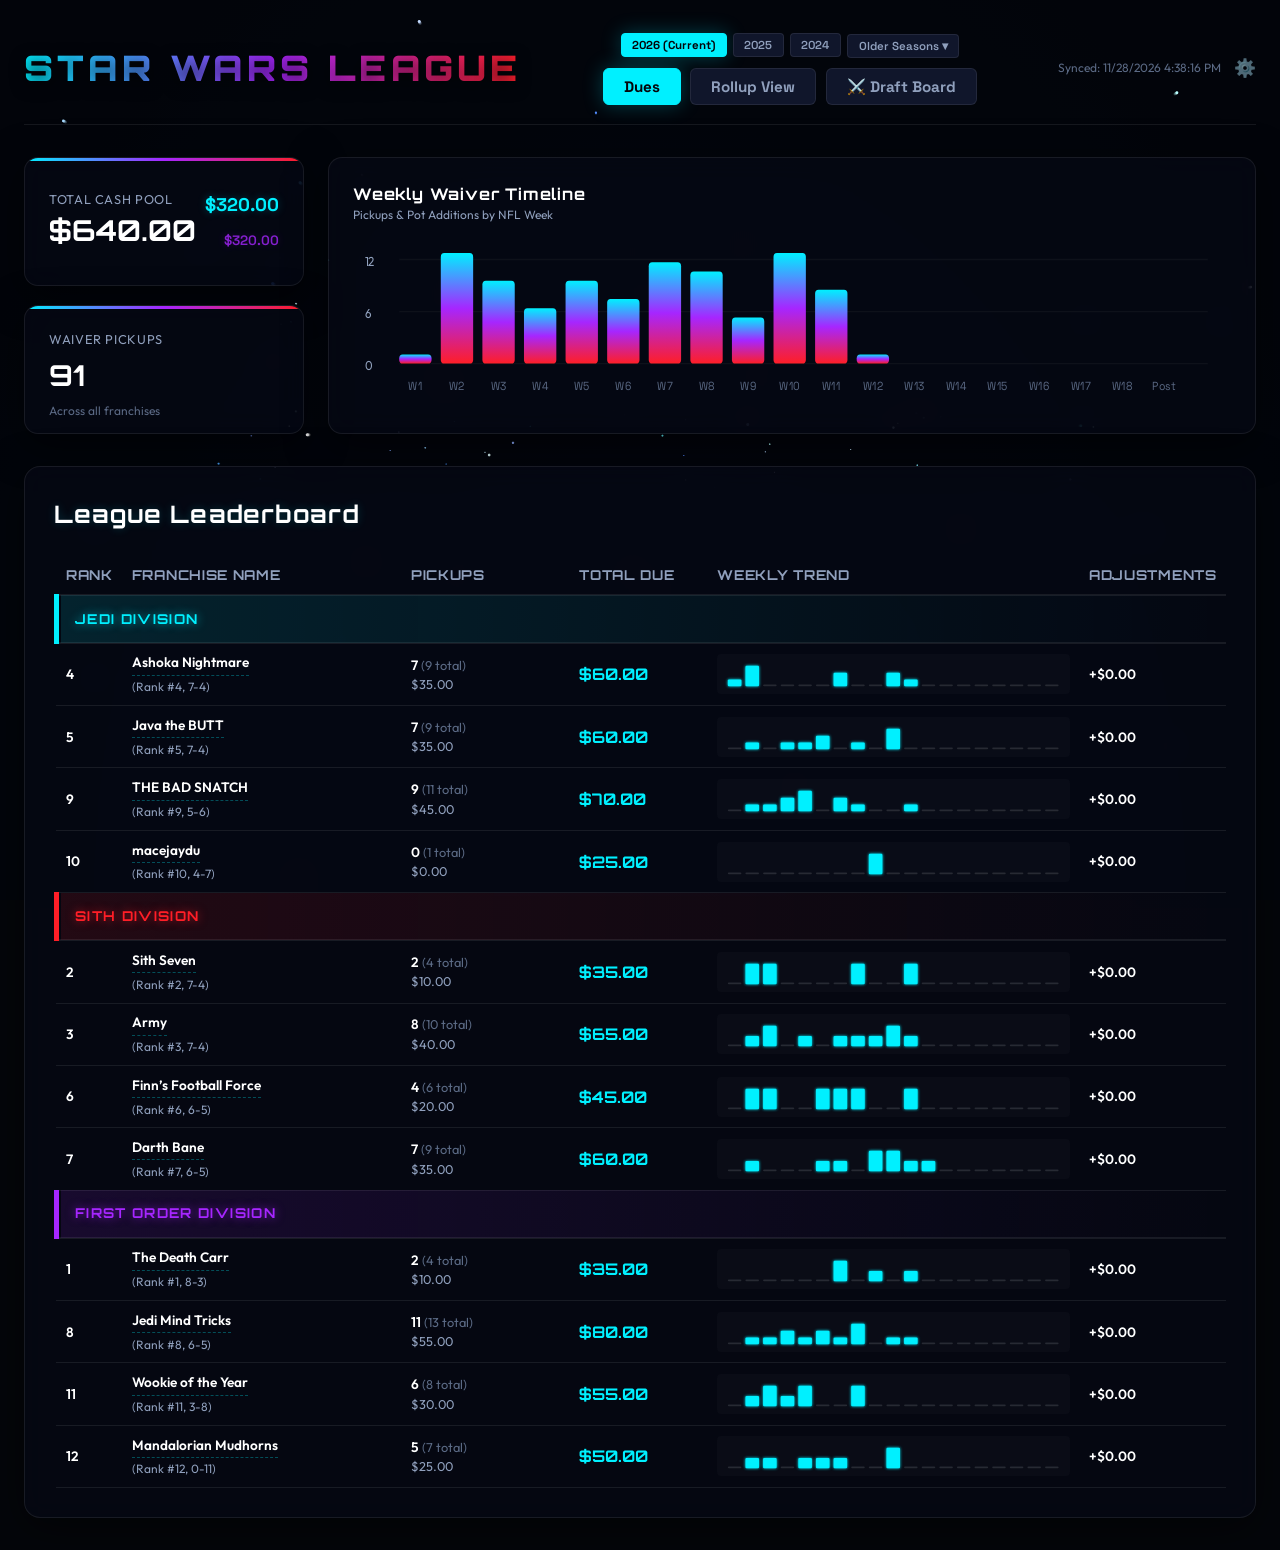
<file: docs/index.html>
<!DOCTYPE html>
<html lang="en">
<head>
  <meta charset="UTF-8">
  <meta name="viewport" content="width=device-width, initial-scale=1.0">
  <title>Star Wars League - Dues & waiver Dashboard</title>
  <link rel="icon" type="image/x-icon" href="https://encrypted-tbn0.gstatic.com/images?q=tbn:ANd9GcQsXueVkLOqLtBuizRSZdgRgbJCkNhbSIdum8kVc6YzvQ&amp;s=10">
  <!-- Galactic Fonts -->
  <link rel="preconnect" href="https://fonts.googleapis.com">
  <link rel="preconnect" href="https://fonts.gstatic.com" crossorigin>
  <link href="https://fonts.googleapis.com/css2?family=Outfit:wght@300;400;600;700&family=Orbitron:wght@400;700;900&family=Space+Grotesk:wght@400;700&display=swap" rel="stylesheet">
  <link rel="stylesheet" href="styles.css?v=20260904_3">
</head>
<body>
  <!-- Twinkling Starfield & Warp Speed Canvas -->
  <canvas id="space-canvas"></canvas>

  <div class="app-container">
    <header class="app-header">
      <div class="logo-area">
        <h1 id="league-title">STAR WARS LEAGUE</h1>
      </div>
      
      <!-- Global Controls Header (obvious at top) -->
      <div class="global-controls-header">
        <div class="year-tabs-row" id="year-selector-container">
          <!-- Years rendered dynamically -->
        </div>
        <div class="view-tabs-row" id="view-selector-container">
          <!-- View modes (Dues / Rollup View) rendered dynamically -->
        </div>
      </div>

      <!-- Minimized settings & sync -->
      <div class="header-right-minimized">
        <span id="sync-time-label">Loading local cache...</span>
        <button id="btn-open-settings" title="Open Settings">⚙️</button>
      </div>
    </header>

    <!-- Top Dashboard: Metrics & Weekly Timeline Chart -->
    <section class="dashboard-top-grid">
      <!-- Left side: Summary numbers -->
      <div class="summary-cards-stack">
        <div class="metric-card" id="metric-pot">
          <div class="metric-info-split">
            <div class="metric-left">
              <span class="metric-label">Total Cash Pool</span>
              <h2 class="metric-value" id="pot-value">$0.00</h2>
            </div>
            <div class="metric-right-payouts" id="payout-pills">
              <!-- Rendered dynamically: champ & runner-up payouts -->
            </div>
          </div>
        </div>
        <div class="metric-card" id="metric-pickups">
          <div class="metric-info">
            <span class="metric-label">Waiver Pickups</span>
            <h2 class="metric-value" id="total-pickups-value">0</h2>
            <span class="metric-sub">Across all franchises</span>
          </div>
        </div>
      </div>

      <!-- Right side: Weekly Timeline Chart -->
      <div class="chart-card">
        <div class="chart-header">
          <h3>Weekly Waiver Timeline</h3>
          <span class="chart-subtitle">Pickups & Pot Additions by NFL Week</span>
        </div>
        <!-- Custom responsive SVG Bar Chart -->
        <div class="svg-chart-container" id="timeline-chart-element">
          <!-- Rendered dynamically via app.js -->
        </div>
      </div>
    </section>

    <!-- Main Panel: Dues Leaderboard -->
    <main class="main-panel">
      <div class="panel-header-row">
        <h2>League Leaderboard</h2>
      </div>

      <!-- Rollup filters row -->
      <div class="rollup-filters-row" id="rollup-filters-container" style="display: none; margin-bottom: 1.25rem; align-items: center; background: rgba(255, 255, 255, 0.02); border: 1px solid var(--border-color); border-radius: 8px; padding: 0.5rem 0.8rem; width: fit-content; flex-wrap: nowrap; overflow-x: auto;">
        <span class="filter-label" style="font-size: 0.85rem; font-weight: 700; color: var(--text-secondary); margin-right: 0.8rem; text-transform: uppercase; letter-spacing: 0.03em; white-space: nowrap;">Filter Rollup:</span>
        <div class="filter-buttons" id="rollup-filter-buttons" style="margin: 0; white-space: nowrap;">
          <!-- Dynamically generated -->
        </div>
        <span class="filter-separator">|</span>
        <div class="rollup-search-box" style="display: flex; align-items: center; gap: 0.5rem; white-space: nowrap;">
          <span style="font-size: 0.85rem; font-weight: 700; color: var(--text-secondary); text-transform: uppercase; letter-spacing: 0.03em;">Search:</span>
          <input type="text" id="rollup-search-input" placeholder="Search rollup..." style="background: rgba(255, 255, 255, 0.05); border: 1px solid var(--border-color); border-radius: 4px; padding: 0.35rem 0.6rem; color: #fff; font-size: 0.85rem; font-family: var(--font-display); width: 180px; outline: none; transition: border-color 0.2s;" />
        </div>
      </div>

      <div class="table-container">
        <table class="dues-table" id="dues-table-element">
          <thead>
            <tr>
              <th>Rank</th>
              <th>Franchise Name</th>
              <th>Pickups</th>
              <th>Total Due</th>
              <th>Weekly Trend</th>
              <th>Adjustments</th>
            </tr>
          </thead>
          <tbody id="dues-tbody">
            <!-- Rendered dynamically -->
          </tbody>
        </table>
      </div>
    </main>
  </div>

  <!-- Detail Modal for Team Audit -->
  <div class="modal" id="audit-modal">
    <div class="modal-overlay" id="modal-overlay"></div>
    <div class="modal-content modal-large">
      <header class="modal-header">
        <div class="modal-title-wrap">
          <span class="logo-badge" id="modal-championships-badge">🏆 0 Championships</span>
          <h3 id="modal-team-title">Team Name</h3>
          <div class="record-badge-row">
            <span class="record-badge" id="modal-team-record-year">2025 Record: 0-0</span>
            <span class="record-badge" id="modal-team-record-alltime">All-Time: 0-0</span>
          </div>
        </div>
        <button class="close-btn" id="btn-close-modal">&times;</button>
      </header>
      <div class="modal-body">
        <!-- Money breakdown summary -->
        <div class="audit-summary-grid">
          <div class="audit-stat">
            <span class="label">Base Buy-In</span>
            <span class="value" id="audit-buy-in">$0.00</span>
          </div>
          <div class="audit-stat">
            <span class="label">Waiver Cost</span>
            <span class="value" id="audit-waiver-cost">$0.00</span>
          </div>
          <div class="audit-stat">
            <span class="label">Global Shared Dues</span>
            <span class="value" id="audit-shared-cost">$0.00</span>
          </div>
          <div class="audit-stat">
            <span class="label">Custom Adjustments</span>
            <span class="value" id="audit-adj-cost">$0.00</span>
          </div>
          <div class="audit-stat highlight-cyan">
            <span class="label">Total Amount Due</span>
            <span class="value" id="audit-total-due">$0.00</span>
          </div>
        </div>

        <!-- Filter Controls & List Header -->
        <div class="audit-list-header">
          <h4>Transaction Audit Log</h4>
          <div class="filter-controls">
            <span class="filter-label">Filter:</span>
            <div class="filter-buttons" id="audit-filter-buttons">
              <!-- Chunk 1: All-Time Rollup -->
              <button class="filter-chip active" data-filter="all">All</button>
              
              <span class="filter-separator">|</span>
              
              <!-- Chunk 2: Action Groupings -->
              <button class="filter-chip" data-filter="Additions">Additions</button>
              <button class="filter-chip" data-filter="Drops">Drops</button>
              <button class="filter-chip" data-filter="Imports">Imports</button>
              
              <span class="filter-separator">|</span>
              
              <!-- Chunk 3: Individual Specific Transactions -->
              <button class="filter-chip" data-filter="Claims">Claims</button>
              <button class="filter-chip" data-filter="Adds">Adds</button>
              <button class="filter-chip" data-filter="Trades">Trades</button>
            </div>
          </div>
        </div>

        <div class="audit-table-container">
          <table class="audit-table">
            <thead>
              <tr>
                <th>#</th>
                <th>NFL Week</th>
                <th>Timestamp</th>
                <th style="text-align: left; width: 120px;">Action</th>
                <th>Player Details</th>
                <th>Cost</th>
              </tr>
            </thead>
            <tbody id="audit-tbody">
              <!-- Rendered dynamically -->
            </tbody>
          </table>
        </div>
      </div>
    </div>
  </div>

  <!-- Settings Overlay Modal -->
  <div class="modal" id="settings-modal">
    <div class="modal-overlay" id="settings-modal-overlay"></div>
    <div class="modal-content">
      <header class="modal-header">
        <div>
          <h3>League Settings & Adjustments</h3>
          <p class="modal-subtitle">Configure parameters and shared dues</p>
        </div>
        <button class="close-btn" id="btn-close-settings">&times;</button>
      </header>
      <div class="modal-body">
        <div class="settings-sections">
          <!-- Parameters -->
          <div class="settings-group">
            <h4>Fee Parameters</h4>
            <div class="form-row">
              <div class="form-group flex-1">
                <label for="input-buyin">Buy-In Fee ($)</label>
                <input type="number" id="input-buyin" value="25" min="0" step="1">
              </div>
              <div class="form-group flex-1">
                <label for="input-pickup-cost">Cost per Pickup ($)</label>
                <input type="number" id="input-pickup-cost" value="5" min="0" step="0.5">
              </div>
              <div class="form-group flex-1">
                <label for="input-free-pickups">Free Pickups</label>
                <input type="number" id="input-free-pickups" value="2" min="0" step="1">
              </div>
            </div>
            <div class="form-row">
              <div class="form-group flex-1">
                <label for="input-first-split">Winner Payout (%)</label>
                <input type="number" id="input-first-split" value="60" min="0" max="100" step="5">
              </div>
              <div class="form-group flex-1">
                <label for="input-second-split">Runner-up Payout (%)</label>
                <input type="number" id="input-second-split" value="40" min="0" max="100" step="5">
              </div>
            </div>
            <div class="form-row">
              <div class="form-group flex-1">
                <label id="label-draft-board-season" for="input-draft-board-url">ClickyDraft Board URL</label>
                <div style="display: flex; gap: 0.5rem; width: 100%;">
                  <input type="text" id="input-draft-board-url" placeholder="https://clickydraft.com/draftapp/board/..." style="flex: 1; box-sizing: border-box; background: rgba(255,255,255,0.05); border: 1px solid var(--border-color); border-radius: 4px; padding: 0.45rem 0.6rem; color: #fff; font-size: 0.85rem; outline: none; font-family: var(--font-display);">
                  <button class="btn btn-secondary" id="btn-open-clicky-importer" style="font-size: 0.8rem; padding: 0.45rem 0.8rem; white-space: nowrap;">Import All Boards</button>
                </div>
              </div>
            </div>
          </div>

          <!-- Shared Costs -->
          <div class="settings-group">
            <h4>Global Shared Dues (Split Equally)</h4>
            <ul class="dues-list" id="global-dues-list">
              <!-- Rendered dynamically -->
            </ul>
            <div class="add-item-row">
              <input type="text" id="input-global-desc" placeholder="Trophy, Food, etc.">
              <input type="number" id="input-global-amount" placeholder="Amount ($)" min="0" step="1">
              <button class="btn btn-secondary" id="btn-add-global">Add</button>
            </div>
          </div>

          <!-- Adjustments & Historical Records -->
          <div class="settings-group">
            <h4>Team Overrides & Historical Records</h4>
            <div class="form-group">
              <label for="select-adj-team">Select Franchise</label>
              <select id="select-adj-team">
                <!-- Rendered dynamically -->
              </select>
            </div>
            
            <div class="tabs-subnav">
              <button class="sub-tab-btn active" id="sub-tab-adjust">Adjustments</button>
              <button class="sub-tab-btn" id="sub-tab-stats">All-Time Stats</button>
            </div>

            <!-- Tab 1: Financial Adjustments -->
            <div class="sub-tab-content active" id="sub-panel-adjust">
              <div class="add-item-row">
                <input type="text" id="input-adj-desc" placeholder="e.g. Injured Player Credit">
                <input type="number" id="input-adj-amount" placeholder="Amount ($)" step="1">
                <button class="btn btn-secondary" id="btn-add-adj">Apply</button>
              </div>
              <ul class="dues-list list-small" id="team-adjustments-list">
                <!-- Rendered dynamically -->
              </ul>
            </div>

            <!-- Tab 2: Historical Stats -->
            <div class="sub-tab-content" id="sub-panel-stats">
              <div class="form-row">
                <div class="form-group flex-1">
                  <label for="input-stats-champs">Championships</label>
                  <input type="number" id="input-stats-champs" min="0" step="1">
                </div>
                <div class="form-group flex-1">
                  <label for="input-stats-wins">Wins</label>
                  <input type="number" id="input-stats-wins" min="0" step="1">
                </div>
                <div class="form-group flex-1">
                  <label for="input-stats-losses">Losses</label>
                  <input type="number" id="input-stats-losses" min="0" step="1">
                </div>
              </div>
              <div style="text-align: right; margin-top: 0.5rem;">
                <button class="btn btn-secondary" id="btn-save-stats">Save Stats</button>
              </div>
            </div>
          </div>
        </div>

        <div class="admin-actions">
          <button class="btn btn-primary" id="btn-recalculate">Recalculate All</button>
          <button class="btn btn-success" id="btn-export-config">Export config.json</button>
          <button class="btn btn-info" id="btn-export-draftboards" style="background: var(--accent-purple); border-color: rgba(166, 38, 255, 0.5); color: #fff;">Export draftboards.json</button>
        </div>
      </div>
    </div>
  </div>

  <!-- ClickyDraft Importer Modal -->
  <div class="modal" id="clicky-importer-modal" style="z-index: 1100;">
    <div class="modal-overlay" id="clicky-importer-overlay"></div>
    <div class="modal-content" style="max-width: 500px;">
      <header class="modal-header">
        <div>
          <h3>Import ClickyDraft Boards</h3>
          <p class="modal-subtitle">Auto-discover your league's historical boards</p>
        </div>
        <button class="close-btn" id="btn-close-clicky-importer">&times;</button>
      </header>
      <div class="modal-body" style="display: flex; flex-direction: column; gap: 1rem;">
        <ol style="margin: 0; padding-left: 1.25rem; font-size: 0.85rem; line-height: 1.45; color: var(--text-secondary);">
          <li>Open <a href="https://clickydraft.com/draftapp/dashboard/leagues?lg=NFL" target="_blank" style="color: var(--accent-cyan); text-decoration: underline;">ClickyDraft Leagues Dashboard</a>.</li>
          <li>Right-click anywhere on the page and select <strong>"View Page Source"</strong> (or press <code>Cmd+Option+U</code> / <code>Ctrl+U</code>).</li>
          <li>Select all text (<code>Cmd+A</code> / <code>Ctrl+A</code>) and copy it.</li>
          <li>Paste the raw HTML source code in the box below:</li>
        </ol>
        <textarea id="clicky-html-input" placeholder="Paste raw page source here..." style="width: 100%; height: 150px; background: rgba(0,0,0,0.2); border: 1px solid var(--border-color); border-radius: 6px; padding: 0.5rem; color: #fff; font-family: monospace; font-size: 0.75rem; outline: none; resize: vertical; box-sizing: border-box;"></textarea>
        <div style="display: flex; justify-content: flex-end; gap: 0.5rem;">
          <button class="btn btn-secondary" id="btn-cancel-clicky-import" style="padding: 0.5rem 1rem;">Cancel</button>
          <button class="btn btn-primary" id="btn-run-clicky-import" style="padding: 0.5rem 1rem;">Scan & Import</button>
        </div>
        <div id="clicky-import-status" style="font-size: 0.85rem; padding: 0.5rem; border-radius: 4px; display: none;"></div>
      </div>
    </div>
  </div>

  <script src="app.js?v=20260904_3"></script>
</body>
</html>
</file>
<file: docs/styles.css>
/* General Reset & Variable Definitions */
:root {
  --bg-primary: #04060a;
  --bg-secondary: #0a0e1a;
  --bg-tertiary: #10162b;
  --bg-glass: rgba(6, 9, 20, 0.75);
  --bg-glass-hover: rgba(14, 20, 40, 0.85);
  
  --border-color: rgba(255, 255, 255, 0.08);
  --border-color-glow: rgba(0, 240, 255, 0.35);
  
  --text-primary: #f1f4fb;
  --text-secondary: #90a0bd;
  --text-muted: #5b6a85;
  
  /* Galactic/Star Wars Palettes */
  --accent-cyan: #00f0ff;       /* Lightsaber Blue */
  --accent-green: #00ff66;      /* Lightsaber Green */
  --accent-coral: #ff1e27;      /* Lightsaber Red */
  --accent-purple: #a626ff;     /* Lightsaber Purple */
  --accent-yellow: #ffe300;     /* Star Wars Title Yellow */
  
  --font-display: 'Orbitron', sans-serif;
  --font-body: 'Outfit', sans-serif;
  --font-code: 'Space Grotesk', sans-serif;
  
  --shadow-main: 0 10px 40px 0 rgba(0, 0, 0, 0.5);
  --shadow-glow: 0 0 20px rgba(0, 240, 255, 0.25);
  --shadow-glow-yellow: 0 0 20px rgba(255, 227, 0, 0.35);
}

* {
  box-sizing: border-box;
  margin: 0;
  padding: 0;
}

body {
  background-color: var(--bg-primary);
  color: var(--text-primary);
  font-family: var(--font-body);
  overflow-x: hidden;
  min-height: 100vh;
  position: relative;
  line-height: 1.5;
}

/* Background Space Canvas */
#space-canvas {
  position: fixed;
  top: 0;
  left: 0;
  width: 100vw;
  height: 100vh;
  z-index: -5;
  background: radial-gradient(ellipse at bottom, #0d122b 0%, #030509 100%);
}

/* Layout Framework */
.app-container {
  max-width: 1280px;
  margin: 0 auto;
  padding: 2rem 1.5rem;
}

/* Header Section */
.app-header {
  display: flex;
  justify-content: space-between;
  align-items: center;
  margin-bottom: 2rem;
  border-bottom: 1px solid var(--border-color);
  padding-bottom: 1.2rem;
}

.logo-area {
  display: flex;
  flex-direction: row;
  align-items: center;
  gap: 0.8rem;
  white-space: nowrap;
}

.logo-area h1 {
  font-family: var(--font-display);
  font-size: 2.2rem;
  font-weight: 900;
  letter-spacing: 0.12em;
  background: linear-gradient(90deg, var(--accent-cyan) 0%, var(--accent-purple) 50%, var(--accent-coral) 100%);
  -webkit-background-clip: text;
  -webkit-text-fill-color: transparent;
  margin: 0;
  text-shadow: 0 4px 15px rgba(0, 0, 0, 0.6);
}

.logo-badge {
  font-family: var(--font-display);
  font-size: 0.7rem;
  font-weight: 700;
  letter-spacing: 0.15em;
  color: var(--accent-yellow);
  border: 1px solid var(--accent-yellow);
  padding: 0.2rem 0.5rem;
  border-radius: 4px;
  background: rgba(255, 227, 0, 0.05);
  box-shadow: var(--shadow-glow-yellow);
  display: inline-block;
}

.app-header .subtitle {
  color: var(--text-secondary);
  font-size: 0.95rem;
  font-weight: 300;
  letter-spacing: 0.05em;
}

.header-right {
  display: flex;
  align-items: center;
  gap: 1rem;
}

.sync-info {
  display: flex;
  align-items: center;
  gap: 0.5rem;
  background: var(--bg-tertiary);
  padding: 0.5rem 0.8rem;
  border-radius: 6px;
  border: 1px solid var(--border-color);
  font-size: 0.8rem;
  color: var(--text-secondary);
}

.pulse-dot {
  width: 7px;
  height: 7px;
  background-color: var(--accent-emerald);
  border-radius: 50%;
  animation: pulse 1.8s infinite;
}

@keyframes pulse {
  0% { transform: scale(0.95); opacity: 0.5; }
  50% { transform: scale(1.15); opacity: 1; box-shadow: 0 0 8px var(--accent-emerald); }
  100% { transform: scale(0.95); opacity: 0.5; }
}

/* Dashboard Top Grid */
.dashboard-top-grid {
  display: grid;
  grid-template-columns: 280px 1fr;
  gap: 1.5rem;
  margin-bottom: 2rem;
}

.summary-cards-stack {
  display: flex;
  flex-direction: column;
  gap: 1.2rem;
}

/* Glass Cards */
.metric-card, .chart-card, .admin-card {
  position: relative;
  background: var(--bg-glass);
  border: 1px solid var(--border-color);
  border-radius: 14px;
  box-shadow: var(--shadow-main);
  backdrop-filter: blur(12px);
  overflow: hidden;
}

.metric-card {
  padding: 1.5rem;
  flex: 1;
}

.metric-card::before {
  content: '';
  position: absolute;
  top: 0;
  left: 0;
  width: 100%;
  height: 3px;
  background: linear-gradient(90deg, var(--accent-cyan) 0%, var(--accent-purple) 50%, var(--accent-coral) 100%);
}

.metric-info {
  display: flex;
  flex-direction: column;
  gap: 0.3rem;
}

.metric-label {
  font-size: 0.8rem;
  color: var(--text-secondary);
  text-transform: uppercase;
  letter-spacing: 0.05em;
}

.metric-value {
  font-family: var(--font-display);
  font-size: 1.8rem;
  font-weight: 700;
  color: #fff;
}

.metric-sub {
  font-size: 0.75rem;
  color: var(--text-muted);
}

/* Chart Card & SVG Bars */
.chart-card {
  padding: 1.5rem;
  display: flex;
  flex-direction: column;
}

.chart-header h3 {
  font-family: var(--font-display);
  font-size: 1rem;
  color: #fff;
  letter-spacing: 0.05em;
}

.chart-subtitle {
  font-size: 0.75rem;
  color: var(--text-secondary);
  margin-bottom: 1rem;
  display: block;
}

.svg-chart-container {
  flex: 1;
  width: 100%;
  min-height: 140px;
  display: flex;
  align-items: flex-end;
}

/* SVG Chart Elements */
.chart-bar-rect {
  fill: url(#barGradient);
  rx: 3px;
  transition: fill 0.2s ease, filter 0.2s ease;
}

.chart-bar-rect:hover {
  fill: var(--accent-cyan);
  filter: drop-shadow(0 0 6px var(--accent-cyan));
}

.chart-grid-line {
  stroke: rgba(255, 255, 255, 0.04);
  stroke-width: 1;
}

.chart-text {
  font-family: var(--font-body);
  fill: var(--text-secondary);
  font-size: 10px;
}

.chart-text-week {
  font-family: var(--font-code);
  fill: var(--text-muted);
  font-size: 9px;
  text-anchor: middle;
}

/* Tooltip on SVG Chart */
.chart-tooltip {
  background: var(--bg-tertiary);
  border: 1px solid var(--accent-cyan);
  padding: 0.5rem 0.8rem;
  border-radius: 4px;
  font-size: 0.75rem;
  color: #fff;
  pointer-events: none;
  position: absolute;
  z-index: 10;
  display: none;
  box-shadow: var(--shadow-glow);
  white-space: pre-line;
  line-height: 1.4;
}

/* Main Panel Layout (League Dues) */
.main-panel {
  background: var(--bg-glass);
  border: 1px solid var(--border-color);
  border-radius: 16px;
  padding: 1.8rem;
  box-shadow: var(--shadow-main);
  backdrop-filter: blur(12px);
}

.panel-header-row {
  display: flex;
  justify-content: space-between;
  align-items: center;
  margin-bottom: 1.5rem;
}

.panel-header-row h2 {
  font-family: var(--font-display);
  font-size: 1.5rem;
  color: #fff;
  letter-spacing: 0.05em;
  text-shadow: 0 0 10px rgba(0, 240, 255, 0.2);
}

/* Year Tabs Selection */
.year-tabs {
  display: flex;
  gap: 0.6rem;
  align-items: center;
  white-space: nowrap;
  flex-wrap: nowrap !important;
  overflow-x: auto;
  -webkit-overflow-scrolling: touch;
}

.year-tab-btn {
  font-family: var(--font-code);
  font-size: 0.85rem;
  font-weight: 600;
  color: var(--text-secondary);
  background: var(--bg-tertiary);
  border: 1px solid var(--border-color);
  padding: 0.45rem 1rem;
  border-radius: 6px;
  cursor: pointer;
  transition: all 0.2s ease;
}

.year-tab-btn:hover {
  background: rgba(255, 255, 255, 0.05);
  color: #fff;
  border-color: rgba(255, 255, 255, 0.15);
}

.year-tab-btn.active {
  color: var(--bg-primary);
  background: var(--accent-cyan);
  border-color: var(--accent-cyan);
  box-shadow: var(--shadow-glow);
  font-weight: 700;
}

/* Year Dropdown Tab */
.year-dropdown-wrap {
  position: relative;
  display: inline-block;
}

.year-dropdown-menu {
  display: none;
  position: absolute;
  right: 0;
  top: 105%;
  background: var(--bg-tertiary);
  border: 1px solid var(--border-color);
  border-radius: 8px;
  min-width: 140px;
  box-shadow: var(--shadow-main);
  z-index: 20;
  max-height: 200px;
  overflow-y: auto;
  white-space: normal; /* override inherited nowrap */
}

.year-dropdown-wrap.active .year-dropdown-menu {
  display: block;
}

.year-dropdown-item {
  display: block;
  font-family: var(--font-code);
  font-size: 0.85rem;
  color: var(--text-secondary);
  padding: 0.6rem 1rem;
  width: 100%;
  text-align: left;
  border: none;
  background: transparent;
  cursor: pointer;
  transition: background 0.2s ease, color 0.2s ease;
}

.year-dropdown-item:hover {
  background: rgba(0, 240, 255, 0.1);
  color: #fff;
}

.year-dropdown-item.active {
  color: var(--accent-cyan);
  font-weight: 700;
}

/* Dues Table Compact Styling */
.table-container {
  width: 100%;
  overflow-x: auto;
}

table {
  width: 100%;
  border-collapse: collapse;
  text-align: left;
  font-size: 0.9rem;
}

th {
  font-family: var(--font-display);
  font-weight: 700;
  text-transform: uppercase;
  font-size: 0.75rem;
  color: var(--text-secondary);
  padding: 0.8rem 1rem;
  border-bottom: 2px solid var(--border-color);
  letter-spacing: 0.05em;
}

td {
  padding: 0.65rem 1rem; /* Compact row spacing */
  border-bottom: 1px solid var(--border-color);
  vertical-align: middle;
}

/* Clickable Team Name Link */
.team-name-link {
  font-weight: 600;
  color: #fff;
  cursor: pointer;
  border-bottom: 1px dashed rgba(0, 240, 255, 0.3);
  padding-bottom: 2px;
  transition: all 0.2s ease;
  display: inline-block;
}

.team-name-link:hover {
  color: var(--accent-cyan);
  border-color: var(--accent-cyan);
  text-shadow: 0 0 8px rgba(0, 240, 255, 0.4);
}

.val-bold {
  font-weight: 600;
  color: #fff;
}

.val-due {
  font-family: var(--font-display);
  font-weight: 700;
  font-size: 1rem;
  color: var(--accent-cyan);
}

.val-adjust-neg {
  color: var(--accent-emerald);
}

.val-adjust-pos {
  color: var(--accent-coral);
}

/* Micro Sparkline Graphics */
.sparkline-svg {
  width: 100%;
  max-width: 520px;
  height: 40px;
  background: rgba(255, 255, 255, 0.02);
  border-radius: 4px;
  padding: 2px 0;
  display: block;
}

.sparkline-path {
  fill: none;
  stroke: var(--accent-cyan);
  stroke-width: 1.5;
  stroke-linecap: round;
  stroke-linejoin: round;
}

.sparkline-dot {
  fill: var(--accent-purple);
  stroke: #fff;
  stroke-width: 0.5;
}

/* Buttons Controls */
.btn {
  font-family: var(--font-display);
  font-size: 0.8rem;
  font-weight: 700;
  padding: 0.5rem 1rem;
  border-radius: 6px;
  border: none;
  cursor: pointer;
  letter-spacing: 0.05em;
  transition: all 0.2s ease;
  text-transform: uppercase;
}

.btn-primary {
  background: var(--accent-cyan);
  color: var(--bg-primary);
}

.btn-primary:hover {
  background: #00d6e4;
  box-shadow: var(--shadow-glow);
}

.btn-secondary {
  background: var(--bg-tertiary);
  border: 1px solid var(--border-color);
  color: var(--text-primary);
}

.btn-secondary:hover {
  background: rgba(255, 255, 255, 0.05);
  border-color: rgba(255, 255, 255, 0.15);
}

.btn-success {
  background: var(--accent-emerald);
  color: var(--bg-primary);
}

.btn-success:hover {
  background: #00c853;
  box-shadow: 0 0 10px rgba(0, 230, 118, 0.3);
}

.btn-settings-icon {
  font-size: 0.85rem;
  padding: 0.5rem 0.8rem;
}

/* Modals Overlay Base */
.modal {
  position: fixed;
  top: 0;
  left: 0;
  width: 100vw;
  height: 100vh;
  display: none;
  align-items: center;
  justify-content: center;
  z-index: 100;
}

.modal.active {
  display: flex;
}

.modal-overlay {
  position: absolute;
  width: 100%;
  height: 100%;
  background: rgba(2, 3, 5, 0.85);
  backdrop-filter: blur(10px);
}

.modal-content {
  position: relative;
  background: var(--bg-tertiary);
  border: 1px solid var(--border-color);
  border-radius: 16px;
  width: 90%;
  max-width: 600px;
  max-height: 85vh;
  overflow-y: auto;
  box-shadow: 0 25px 50px -12px rgba(0, 0, 0, 0.8);
  z-index: 101;
  animation: modalScaleUp 0.25s cubic-bezier(0.34, 1.56, 0.64, 1);
}

.modal-content.modal-large {
  max-width: 900px;
}

@keyframes modalScaleUp {
  from { transform: scale(0.96); opacity: 0; }
  to { transform: scale(1); opacity: 1; }
}

.modal-header {
  display: flex;
  justify-content: space-between;
  align-items: flex-start;
  padding: 1.5rem 1.8rem;
  border-bottom: 1px solid var(--border-color);
}

.modal-title-wrap h3 {
  font-family: var(--font-display);
  font-size: 1.4rem;
  color: #fff;
  margin-top: 0.4rem;
}

.record-badge-row {
  display: flex;
  gap: 0.5rem;
  margin-top: 0.4rem;
}

.record-badge {
  font-family: var(--font-code);
  font-size: 0.75rem;
  background: rgba(255, 255, 255, 0.05);
  border: 1px solid var(--border-color);
  padding: 0.15rem 0.5rem;
  border-radius: 4px;
  color: var(--text-secondary);
}

.close-btn {
  background: transparent;
  border: none;
  color: var(--text-secondary);
  font-size: 1.8rem;
  cursor: pointer;
  transition: color 0.2s ease;
  line-height: 1;
}

.close-btn:hover {
  color: #fff;
}

.modal-body {
  padding: 1.8rem;
}

/* Modal Internal Audit Stats Grid */
.audit-summary-grid {
  display: grid;
  grid-template-columns: repeat(auto-fit, minmax(130px, 1fr));
  gap: 0.8rem;
  margin-bottom: 1.8rem;
}

.audit-stat {
  background: var(--bg-secondary);
  border: 1px solid var(--border-color);
  border-radius: 8px;
  padding: 0.8rem 1rem;
  display: flex;
  flex-direction: column;
}

.audit-stat .label {
  font-size: 0.75rem;
  color: var(--text-secondary);
  margin-bottom: 0.15rem;
}

.audit-stat .value {
  font-family: var(--font-code);
  font-size: 1.15rem;
  font-weight: 700;
  color: #fff;
}

.audit-stat.highlight-cyan {
  border-color: var(--accent-cyan);
  box-shadow: var(--shadow-glow);
}

.audit-stat.highlight-cyan .value {
  color: var(--accent-cyan);
  font-family: var(--font-display);
}

.audit-list-header {
  display: flex;
  justify-content: space-between;
  align-items: center;
  margin-bottom: 1rem;
}

.audit-list-header h4 {
  font-family: var(--font-display);
  font-size: 1rem;
  color: #fff;
}

/* Audit Filter Chips */
.filter-controls {
  display: flex;
  align-items: center;
  gap: 0.5rem;
}

.filter-label {
  font-size: 0.75rem;
  color: var(--text-secondary);
}

.filter-buttons {
  display: flex;
  gap: 0.3rem;
}

.filter-chip {
  font-size: 0.7rem;
  font-weight: 600;
  color: var(--text-secondary);
  background: var(--bg-secondary);
  border: 1px solid var(--border-color);
  padding: 0.25rem 0.55rem;
  border-radius: 4px;
  cursor: pointer;
  transition: all 0.2s ease;
}

.filter-chip:hover {
  background: rgba(255, 255, 255, 0.05);
  color: #fff;
}

.filter-chip.active {
  background: var(--accent-purple);
  color: #fff;
  border-color: var(--accent-purple);
}

/* Audit Table & Alternating Week Colors */
.audit-table-container {
  max-height: 320px;
  overflow-y: auto;
  border: 1px solid var(--border-color);
  border-radius: 8px;
}

.audit-table th {
  position: sticky;
  top: 0;
  background: var(--bg-secondary);
  z-index: 5;
}

.audit-table td {
  padding: 0.6rem 0.8rem;
  font-size: 0.85rem;
}

/* Alternating week backgrounds */
.week-bg-even {
  background-color: rgba(255, 255, 255, 0.01);
}

.week-bg-odd {
  background-color: rgba(157, 78, 221, 0.03); /* Translucent Windu Purple */
  border-left: 2px solid var(--accent-purple);
}

.audit-charge-free {
  color: var(--accent-emerald);
  font-weight: 600;
}

/* Settings Form Overlay styles */
.settings-sections {
  display: flex;
  flex-direction: column;
  gap: 1.5rem;
}

.settings-group {
  background: var(--bg-secondary);
  border: 1px solid var(--border-color);
  border-radius: 10px;
  padding: 1.2rem;
}

.settings-group h4 {
  font-family: var(--font-display);
  font-size: 0.9rem;
  color: #fff;
  border-bottom: 1px solid var(--border-color);
  padding-bottom: 0.4rem;
  margin-bottom: 1rem;
}

.form-row {
  display: flex;
  gap: 0.8rem;
  margin-bottom: 0.8rem;
}

.flex-1 {
  flex: 1;
}

.form-group {
  margin-bottom: 0.8rem;
}

.form-group label {
  display: block;
  font-size: 0.75rem;
  color: var(--text-secondary);
  margin-bottom: 0.25rem;
}

input[type="number"], input[type="text"], select {
  width: 100%;
  background: var(--bg-tertiary);
  border: 1px solid var(--border-color);
  color: #fff;
  padding: 0.5rem 0.7rem;
  border-radius: 6px;
  font-size: 0.85rem;
  outline: none;
}

input:focus, select:focus {
  border-color: var(--accent-cyan);
}

.add-item-row {
  display: flex;
  gap: 0.5rem;
  margin-top: 0.8rem;
}

.add-item-row input[type="text"] {
  flex: 2;
}

.add-item-row input[type="number"] {
  flex: 1;
}

/* Sub-navigation inside Settings modal */
.tabs-subnav {
  display: flex;
  gap: 0.4rem;
  border-bottom: 1px solid var(--border-color);
  padding-bottom: 0.5rem;
  margin-top: 0.8rem;
  margin-bottom: 0.8rem;
}

.sub-tab-btn {
  font-family: var(--font-display);
  font-size: 0.75rem;
  background: transparent;
  border: none;
  color: var(--text-secondary);
  cursor: pointer;
  padding: 0.3rem 0.6rem;
  border-radius: 4px;
  transition: all 0.2s ease;
}

.sub-tab-btn:hover {
  color: #fff;
}

.sub-tab-btn.active {
  background: rgba(255, 255, 255, 0.08);
  color: #fff;
}

.sub-tab-content {
  display: none;
}

.sub-tab-content.active {
  display: block;
}

.dues-list {
  list-style: none;
  display: flex;
  flex-direction: column;
  gap: 0.4rem;
  max-height: 120px;
  overflow-y: auto;
}

.dues-list li {
  display: flex;
  justify-content: space-between;
  align-items: center;
  background: var(--bg-tertiary);
  padding: 0.4rem 0.6rem;
  border-radius: 4px;
  font-size: 0.8rem;
}

.dues-list li .delete-item {
  background: transparent;
  color: var(--accent-coral);
  border: none;
  cursor: pointer;
  font-size: 1rem;
}

.admin-actions {
  display: flex;
  justify-content: flex-end;
  gap: 0.8rem;
  border-top: 1px solid var(--border-color);
  padding-top: 1.2rem;
  margin-top: 1rem;
}

/* Custom Scrollbars */
::-webkit-scrollbar {
  width: 6px;
  height: 6px;
}

::-webkit-scrollbar-track {
  background: var(--bg-secondary);
}

::-webkit-scrollbar-thumb {
  background: var(--border-color);
  border-radius: 3px;
}

::-webkit-scrollbar-thumb:hover {
  background: var(--text-muted);
}

/* Audit Modal scroll adjustment */
.audit-table-container::-webkit-scrollbar-thumb {
  background: rgba(255, 255, 255, 0.15);
}

/* Responsive adjust */
@media (max-width: 900px) {
  .dashboard-top-grid {
    grid-template-columns: 1fr;
  }
  .summary-cards-stack {
    flex-direction: row;
    gap: 1rem;
  }
  .metric-card {
    flex: 1;
  }
}

@media (max-width: 768px) {
  .app-header {
    flex-direction: column;
    align-items: center;
    text-align: center;
    gap: 1.2rem;
    padding-bottom: 1.5rem;
    position: relative;
  }
  .logo-area {
    flex-direction: column;
    align-items: center;
    gap: 0.4rem;
  }
  .logo-area h1 {
    font-size: 1.8rem;
  }
  .logo-badge {
    align-self: center;
  }
  .global-controls-header {
    width: 100%;
    align-items: center;
    gap: 0.5rem;
  }
  .year-tabs-row {
    flex-wrap: nowrap !important;
    overflow-x: auto;
    width: 100%;
    justify-content: center;
    padding-bottom: 0.15rem;
  }
  .view-tabs-row {
    flex-wrap: nowrap !important;
    overflow-x: auto;
    width: 100%;
    justify-content: center;
    padding-bottom: 0.15rem;
  }
  .header-right-minimized {
    justify-content: center;
    width: 100%;
    margin-top: 0.2rem;
  }
  .summary-cards-stack {
    flex-direction: column;
  }
  .admin-actions {
    flex-direction: column;
  }
  .admin-actions button {
    width: 100%;
  }
}



/* Division Header Rows - Lightsaber Themed Glows */
.division-header-row {
  background: rgba(255, 255, 255, 0.02);
  border-bottom: 2px solid var(--border-color);
}

.division-header-row td {
  padding: 0.8rem 1rem !important;
}

.division-title {
  font-family: var(--font-display);
  font-size: 0.85rem;
  font-weight: 700;
  text-transform: uppercase;
  letter-spacing: 0.1em;
}

/* Skywalker / Jedi division - Cyan lightsaber glow */
.div-jedi {
  border-left: 5px solid var(--accent-cyan);
  background: linear-gradient(90deg, rgba(0, 240, 255, 0.12) 0%, transparent 100%) !important;
}
.div-jedi .division-title {
  color: var(--accent-cyan);
  text-shadow: 0 0 10px rgba(0, 240, 255, 0.6);
}

/* Sith division - Red lightsaber glow */
.div-sith {
  border-left: 5px solid var(--accent-coral);
  background: linear-gradient(90deg, rgba(255, 30, 39, 0.12) 0%, transparent 100%) !important;
}
.div-sith .division-title {
  color: var(--accent-coral);
  text-shadow: 0 0 10px rgba(255, 30, 39, 0.6);
}

/* First Order division - Purple lightsaber glow */
.div-firstorder {
  border-left: 5px solid var(--accent-purple);
  background: linear-gradient(90deg, rgba(166, 38, 255, 0.12) 0%, transparent 100%) !important;
}
.div-firstorder .division-title {
  color: var(--accent-purple);
  text-shadow: 0 0 10px rgba(166, 38, 255, 0.6);
}

.div-generic {
  border-left: 5px solid var(--text-secondary);
}
.div-generic .division-title {
  color: var(--text-secondary);
}

/* Split metric layout */
.metric-info-split {
  display: flex;
  justify-content: space-between;
  align-items: center;
  gap: 0.5rem;
  height: 100%;
}

.metric-left {
  display: flex;
  flex-direction: column;
}

.metric-right-payouts {
  display: flex;
  flex-direction: column;
  gap: 0.35rem;
  align-items: flex-end;
  font-size: 0.8rem;
  font-family: var(--font-code);
}

.payout-row {
  font-size: 0.75rem;
  font-family: var(--font-code);
  font-weight: 600;
  margin: 2px 0;
  white-space: nowrap;
}

.champ-text {
  color: var(--accent-cyan);
  text-shadow: 0 0 5px rgba(0, 240, 255, 0.2);
}

.runner-text {
  color: var(--accent-purple);
  text-shadow: 0 0 8px rgba(166, 38, 255, 0.25);
}

/* Alternating grouped week backgrounds */
.week-bg-color-a {
  background-color: rgba(0, 240, 255, 0.015) !important;
  border-left: 4px solid var(--accent-cyan);
}
.week-bg-color-a td {
  border-bottom: 1px solid rgba(0, 240, 255, 0.08);
}

.week-bg-color-b {
  background-color: rgba(166, 38, 255, 0.015) !important;
  border-left: 4px solid var(--accent-purple);
}
.week-bg-color-b td {
  border-bottom: 1px solid rgba(166, 38, 255, 0.08);
}

/* Filter separators */
.filter-separator {
  color: var(--text-muted);
  font-family: var(--font-code);
  font-size: 0.8rem;
  margin: 0 0.5rem;
  user-select: none;
}

/* Payout row texts inside summary card */
.payout-row {
  font-size: 0.78rem;
  font-family: var(--font-code);
  font-weight: 600;
  margin: 4px 0;
  white-space: nowrap;
}
.champ-text {
  color: var(--accent-cyan);
  text-shadow: 0 0 8px rgba(0, 240, 255, 0.25);
}

/* Lightsaber Action Icon styling */
.lightsaber-icon-wrapper {
  display: inline-flex;
  align-items: center;
  justify-content: center;
  background: rgba(255, 255, 255, 0.03);
  border: 1px solid rgba(255, 255, 255, 0.06);
  padding: 4px;
  border-radius: 4px;
}

/* Minimized Header Controls */
.header-right-minimized {
  display: flex;
  align-items: center;
  gap: 0.8rem;
  font-size: 0.75rem;
  color: var(--text-muted);
}

.header-right-minimized button {
  background: transparent;
  border: none;
  color: var(--text-muted);
  cursor: pointer;
  font-size: 1.1rem;
  opacity: 0.6;
  transition: opacity 0.2s, transform 0.2s;
  padding: 0;
  margin: 0;
}

.header-right-minimized button:hover {
  opacity: 1;
  color: #fff;
  transform: rotate(45deg);
}

/* Mobile Table Scrolling Safeguards */
.dues-table th, .dues-table td,
.audit-table th, .audit-table td {
  padding: 0.55rem 0.6rem;
  font-size: 0.85rem;
}

.dues-table th:nth-child(1), .dues-table td:nth-child(1) {
  width: 5%;
  min-width: 40px;
  white-space: nowrap;
}

.dues-table th:nth-child(2), .dues-table td:nth-child(2) {
  width: 25%;
  min-width: 140px;
  white-space: normal; /* wrap long franchise name */
}

.dues-table th:nth-child(3), .dues-table td:nth-child(3) {
  width: 15%;
  min-width: 90px;
  white-space: nowrap;
}

.dues-table th:nth-child(4), .dues-table td:nth-child(4) {
  width: 12%;
  min-width: 80px;
  white-space: nowrap;
}

.dues-table th:nth-child(5), .dues-table td:nth-child(5) {
  width: 33%;
  min-width: 220px; /* scalable sparkline! */
}

.dues-table th:nth-child(6), .dues-table td:nth-child(6) {
  width: 10%;
  min-width: 80px;
  white-space: nowrap;
}

/* Two-row Header Filters styling */
.global-controls-header {
  display: flex;
  flex-direction: column;
  align-items: center;
  gap: 0.5rem;
}

.year-tabs-row {
  display: flex;
  align-items: center;
  gap: 0.4rem;
  white-space: nowrap;
  flex-wrap: nowrap !important;
}

.view-tabs-row {
  display: flex;
  align-items: center;
  gap: 0.6rem;
  white-space: nowrap;
  flex-wrap: nowrap !important;
  margin-top: 0.1rem;
}

/* Small Year Tabs sizing */
.year-tabs-row .year-tab-btn {
  font-size: 0.72rem;
  padding: 0.25rem 0.65rem;
  border-radius: 4px;
}

.year-tabs-row .year-dropdown-wrap .year-tab-btn {
  font-size: 0.72rem;
  padding: 0.25rem 0.65rem;
  border-radius: 4px;
}

.year-tabs-row .year-dropdown-item {
  font-size: 0.72rem;
  padding: 0.25rem 0.65rem;
}

/* Large View Tabs sizing */
.view-tabs-row .year-tab-btn {
  font-size: 0.95rem;
  padding: 0.5rem 1.25rem;
  border-radius: 6px;
  font-weight: 700;
}

/* ClickyDraft Board link button */
.draft-board-link-btn {
  display: inline-flex;
  align-items: center;
  gap: 0.35rem;
}
</file>
